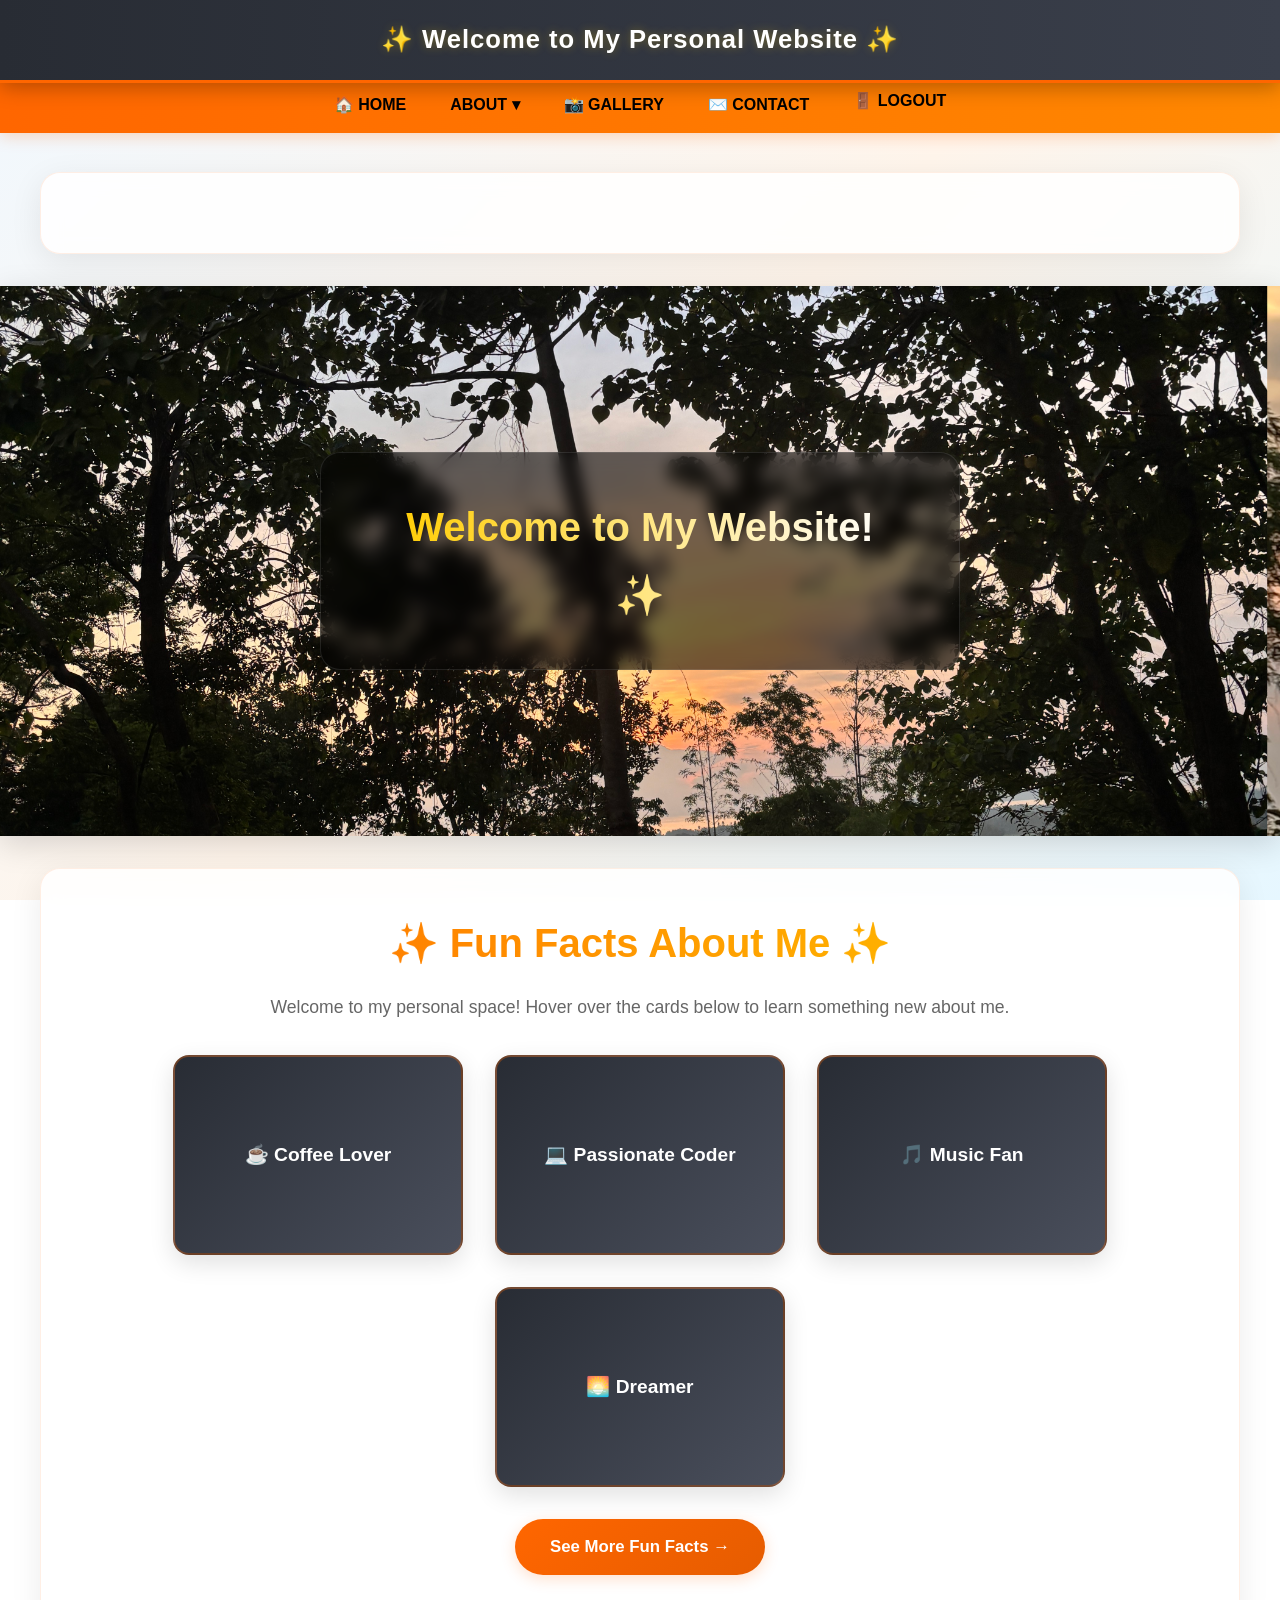
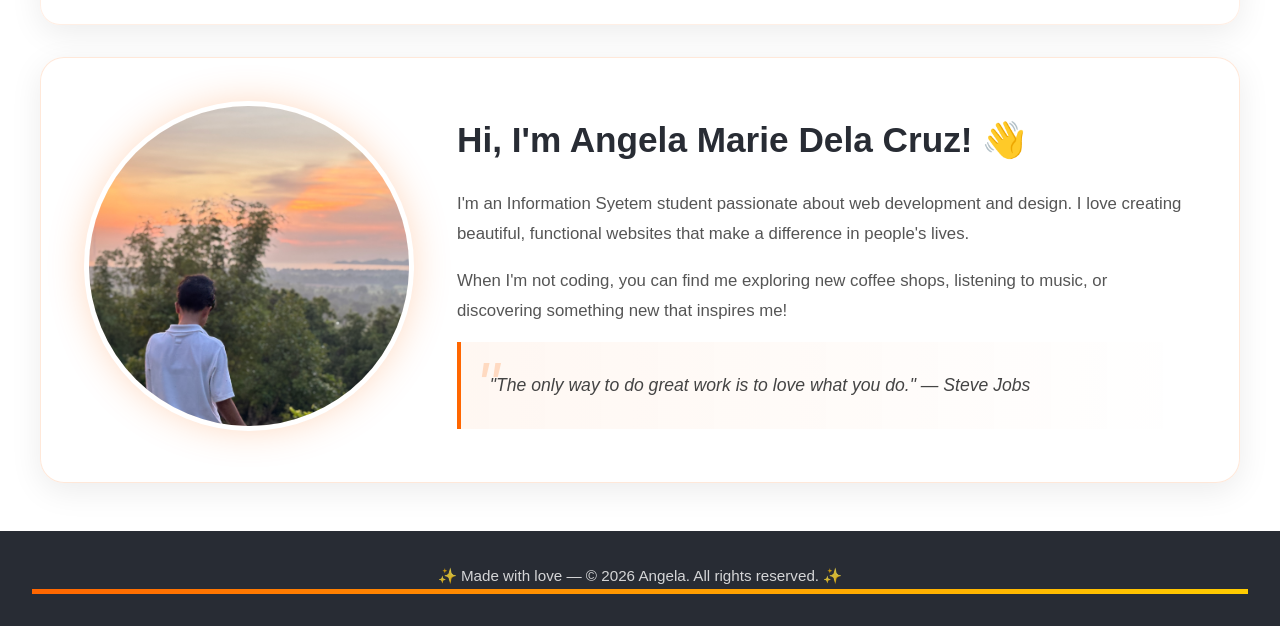
<file: index.html>
<!DOCTYPE html>
<html lang="en">
<head>
    <meta charset="UTF-8">
    <meta name="viewport" content="width=device-width, initial-scale=1.0">
    <title>Home — My Personal Website</title>
    <link rel="stylesheet" href="style.css">
</head>
<body>
    <header>
        <h1>✨ Welcome to My Personal Website ✨</h1>
    </header>

    <nav>
        <ul>
            <li><a href="index.html">🏠 HOME</a></li>
            <li class="dropdown">
                <a href="#" class="dropbtn">ABOUT ▾</a>
                <div class="dropdown-content">
                    <a href="skills.html">💡 Skills I'm Developing</a>
                    <a href="goals.html">🎯 My Goals as a Student</a>
                    <a href="funfacts.html">😄 Fun Facts About Me</a>
                </div>
            </li>
            <li><a href="gallery.html">📸 GALLERY</a></li>
            <li><a href="contact.html">✉️ CONTACT</a></li>
            <li><button class="logout-button" onclick="confirmLogout()">🚪 LOGOUT</button></li>
        </ul>
    </nav>

    <section id="section2"></section>

    <!-- 🎠 IMAGE SLIDER -->
    <div class="slider">
        <div class="slides">
            <div class="slide">
                <img src="images/slide1.jpg" alt="Welcome">
                <div class="text-overlay"><h1>Welcome to My Website! ✨</h1></div>
            </div>
            <div class="slide">
                <img src="images/slide2.jpg" alt="Journey">
                <div class="text-overlay"><h1>Discover My Journey 🚀</h1></div>
            </div>
            <div class="slide">
                <img src="images/slide3.jpg" alt="Connect">
                <div class="text-overlay"><h1>Let's Connect! 🤝</h1></div>
            </div>
        </div>
    </div>

    <!-- 😄 FUN FACTS TEASER -->
    <section id="drop">
        <h2>✨ Fun Facts About Me ✨</h2>
        <p>Welcome to my personal space! Hover over the cards below to learn something new about me.</p>

        <div class="funfact-container">
            <div class="funfact-card">
                <div class="funfact-inner">
                    <div class="funfact-front">☕ Coffee Lover</div>
                    <div class="funfact-back">Good coffee = Better code! ☕💻</div>
                </div>
            </div>
            <div class="funfact-card">
                <div class="funfact-inner">
                    <div class="funfact-front">💻 Passionate Coder</div>
                    <div class="funfact-back">Turning ideas into reality, one line at a time!</div>
                </div>
            </div>
            <div class="funfact-card">
                <div class="funfact-inner">
                    <div class="funfact-front">🎵 Music Fan</div>
                    <div class="funfact-back">Music fuels my creativity! 🎶✨</div>
                </div>
            </div>
            <div class="funfact-card">
                <div class="funfact-inner">
                    <div class="funfact-front">🌅 Dreamer</div>
                    <div class="funfact-back">Every great dream starts with a step forward! 🚀</div>
                </div>
            </div>
        </div>

        <div class="see-more-container">
            <a href="funfacts.html" class="see-more-button">See More Fun Facts →</a>
        </div>
    </section>

    <!-- 👋 ABOUT ME SECTION -->
    <div class="container">
        <div class="image-section">
            <img src="images/profile.jpg" alt="My Photo">
        </div>
        <div class="quote-section">
            <h1>Hi, I'm Angela Marie Dela Cruz! 👋</h1>
            <p>I'm an Information Syetem student passionate about web development and design. I love creating beautiful, functional websites that make a difference in people's lives.</p>
            <p>When I'm not coding, you can find me exploring new coffee shops, listening to music, or discovering something new that inspires me!</p>
            <blockquote>"The only way to do great work is to love what you do." — Steve Jobs</blockquote>
        </div>
    </div>

    <footer>
        <p>✨ Made with love — © 2026 Angela. All rights reserved. ✨</p>
        <div class="footer-divider"></div>
    </footer>

    <script src="script.js"></script>
</body>
</html>
</file>
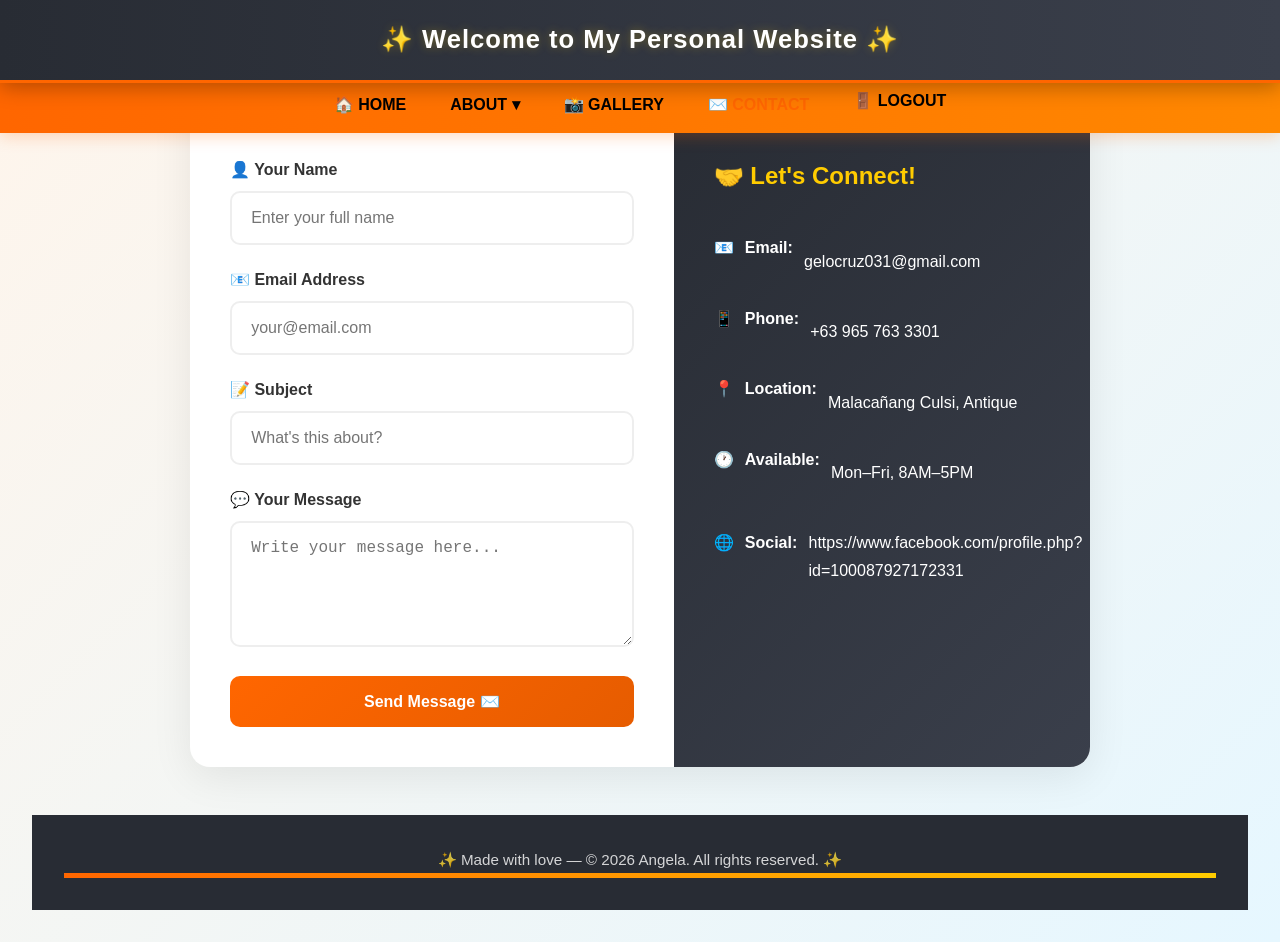
<file: contact.html>
<!DOCTYPE html>
<html lang="en">
<head>
    <meta charset="UTF-8">
    <meta name="viewport" content="width=device-width, initial-scale=1.0">
    <title>Contact — My Personal Website</title>
    <link rel="stylesheet" href="style.css">
</head>
<body class="contact-background">
    <header>
        <h1>✨ Welcome to My Personal Website ✨</h1>
    </header>

    <nav>
        <ul>
            <li><a href="index.html">🏠 HOME</a></li>
            <li class="dropdown">
                <a href="#" class="dropbtn">ABOUT ▾</a>
                <div class="dropdown-content">
                    <a href="skills.html">💡 Skills I'm Developing</a>
                    <a href="goals.html">🎯 My Goals as a Student</a>
                    <a href="funfacts.html">😄 Fun Facts About Me</a>
                </div>
            </li>
            <li><a href="gallery.html">📸 GALLERY</a></li>
            <li><a href="contact.html" style="color: #ff6600; font-weight: bold;">✉️ CONTACT</a></li>
            <li><button class="logout-button" onclick="confirmLogout()">🚪 LOGOUT</button></li>
        </ul>
    </nav>

    <div id="contact">
        <h2>✉️ Get In Touch</h2>
        <div class="contact-content">
            <div class="contact-form">
                <form id="contactForm">
                    <label for="name">👤 Your Name</label>
                    <input type="text" id="name" name="name" placeholder="Enter your full name">
                    <span id="nameError" class="error"></span>

                    <label for="email">📧 Email Address</label>
                    <input type="email" id="email" name="email" placeholder="your@email.com">
                    <span id="emailError" class="error"></span>

                    <label for="subject">📝 Subject</label>
                    <input type="text" id="subject" name="subject" placeholder="What's this about?">
                    <span id="subjectError" class="error"></span>

                    <label for="message">💬 Your Message</label>
                    <textarea id="message" name="message" rows="5" placeholder="Write your message here..."></textarea>
                    <span id="messageError" class="error"></span>

                    <button type="button" onclick="validateForm()">Send Message ✉️</button>
                </form>
            </div>

            <div class="contact-details">
                <h3>🤝 Let's Connect!</h3>
                <p>📧 <strong>Email:</strong><br>gelocruz031@gmail.com</p>
                <p>📱 <strong>Phone:</strong><br>+63 965 763 3301</p>
                <p>📍 <strong>Location:</strong><br>Malacañang Culsi, Antique</p>
                <p>🕐 <strong>Available:</strong><br>Mon–Fri, 8AM–5PM</p>
                <p>🌐 <strong>Social:</strong><br>https://www.facebook.com/profile.php?id=100087927172331</p>
            </div>
        </div>
    </div>

    <footer>
        <p>✨ Made with love — © 2026 Angela. All rights reserved. ✨</p>
        <div class="footer-divider"></div>
    </footer>

    <script src="script.js"></script>
</body>
</html>
</file>
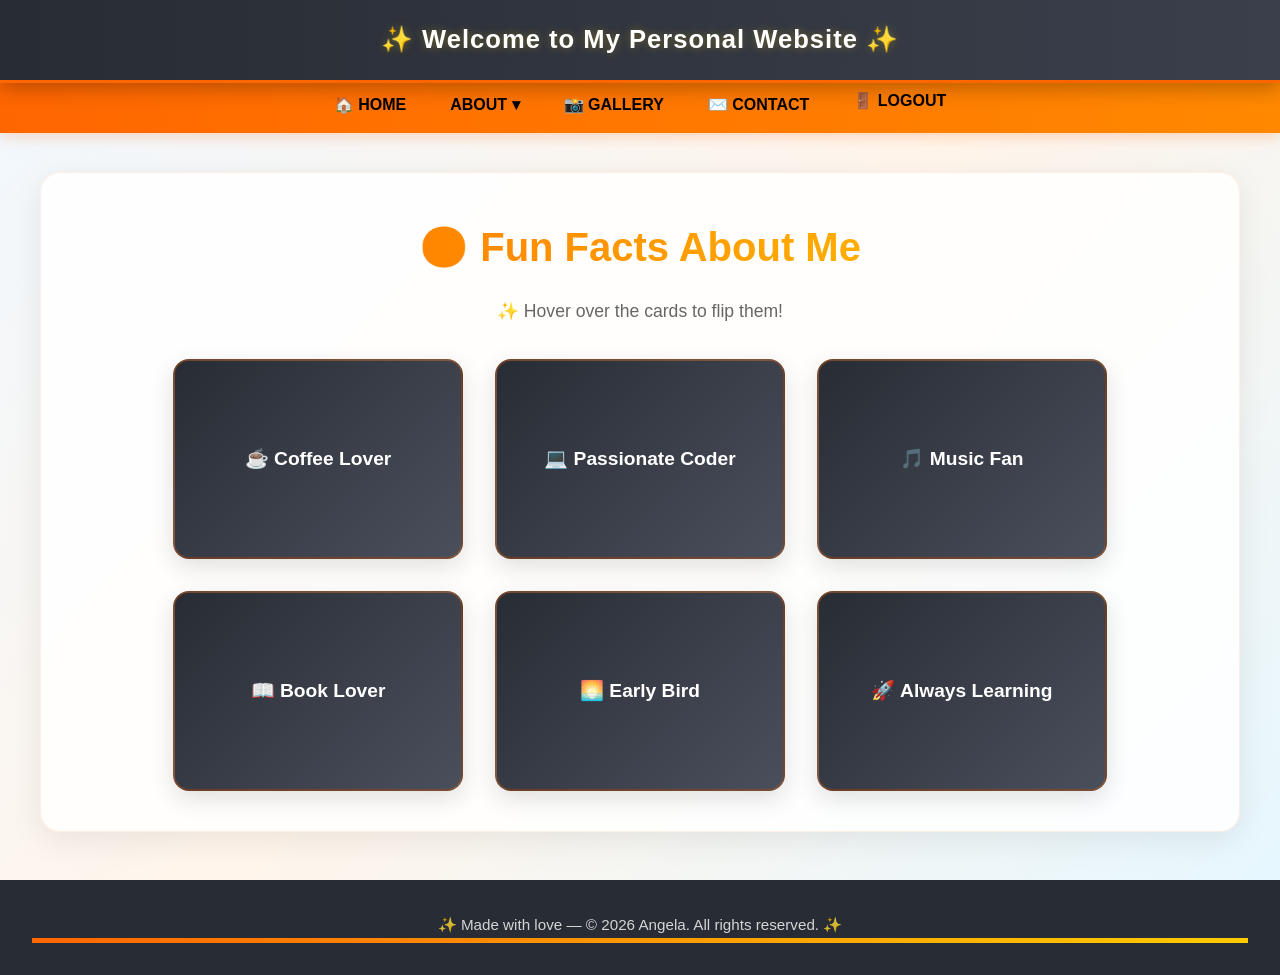
<file: funfacts.html>
<!DOCTYPE html>
<html lang="en">
<head>
    <meta charset="UTF-8">
    <meta name="viewport" content="width=device-width, initial-scale=1.0">
    <title>Fun Facts — My Personal Website</title>
    <link rel="stylesheet" href="style.css">
</head>
<body>
    <header>
        <h1>✨ Welcome to My Personal Website ✨</h1>
    </header>

    <nav>
        <ul>
            <li><a href="index.html">🏠 HOME</a></li>
            <li class="dropdown">
                <a href="#" class="dropbtn">ABOUT ▾</a>
                <div class="dropdown-content">
                    <a href="skills.html">💡 Skills I'm Developing</a>
                    <a href="goals.html">🎯 My Goals as a Student</a>
                    <a href="funfacts.html" style="color: #ff6600; font-weight: bold;">😄 Fun Facts About Me</a>
                </div>
            </li>
            <li><a href="gallery.html">📸 GALLERY</a></li>
            <li><a href="contact.html">✉️ CONTACT</a></li>
            <li><button class="logout-button" onclick="confirmLogout()">🚪 LOGOUT</button></li>
        </ul>
    </nav>

    <section class="funfacts-section">
        <h2>😄 Fun Facts About Me</h2>
        <p>✨ Hover over the cards to flip them!</p>

        <div class="funfact-container">
            <div class="funfact-card">
                <div class="funfact-inner">
                    <div class="funfact-front">☕ Coffee Lover</div>
                    <div class="funfact-back">Good coffee = Better code! ☕💻</div>
                </div>
            </div>
            <div class="funfact-card">
                <div class="funfact-inner">
                    <div class="funfact-front">💻 Passionate Coder</div>
                    <div class="funfact-back">Turning ideas into reality, one line at a time!</div>
                </div>
            </div>
            <div class="funfact-card">
                <div class="funfact-inner">
                    <div class="funfact-front">🎵 Music Fan</div>
                    <div class="funfact-back">Music fuels my creativity! 🎶✨</div>
                </div>
            </div>
            <div class="funfact-card">
                <div class="funfact-inner">
                    <div class="funfact-front">📖 Book Lover</div>
                    <div class="funfact-back">Reading opens doors to new worlds! 📚🌍</div>
                </div>
            </div>
            <div class="funfact-card">
                <div class="funfact-inner">
                    <div class="funfact-front">🌅 Early Bird</div>
                    <div class="funfact-back">Best ideas come in the morning! ☀️</div>
                </div>
            </div>
            <div class="funfact-card">
                <div class="funfact-inner">
                    <div class="funfact-front">🚀 Always Learning</div>
                    <div class="funfact-back">Growth happens outside the comfort zone! ✨</div>
                </div>
            </div>
        </div>
    </section>

    <footer>
        <p>✨ Made with love — © 2026 Angela. All rights reserved. ✨</p>
        <div class="footer-divider"></div>
    </footer>

    <script src="script.js"></script>
</body>
</html>
</file>
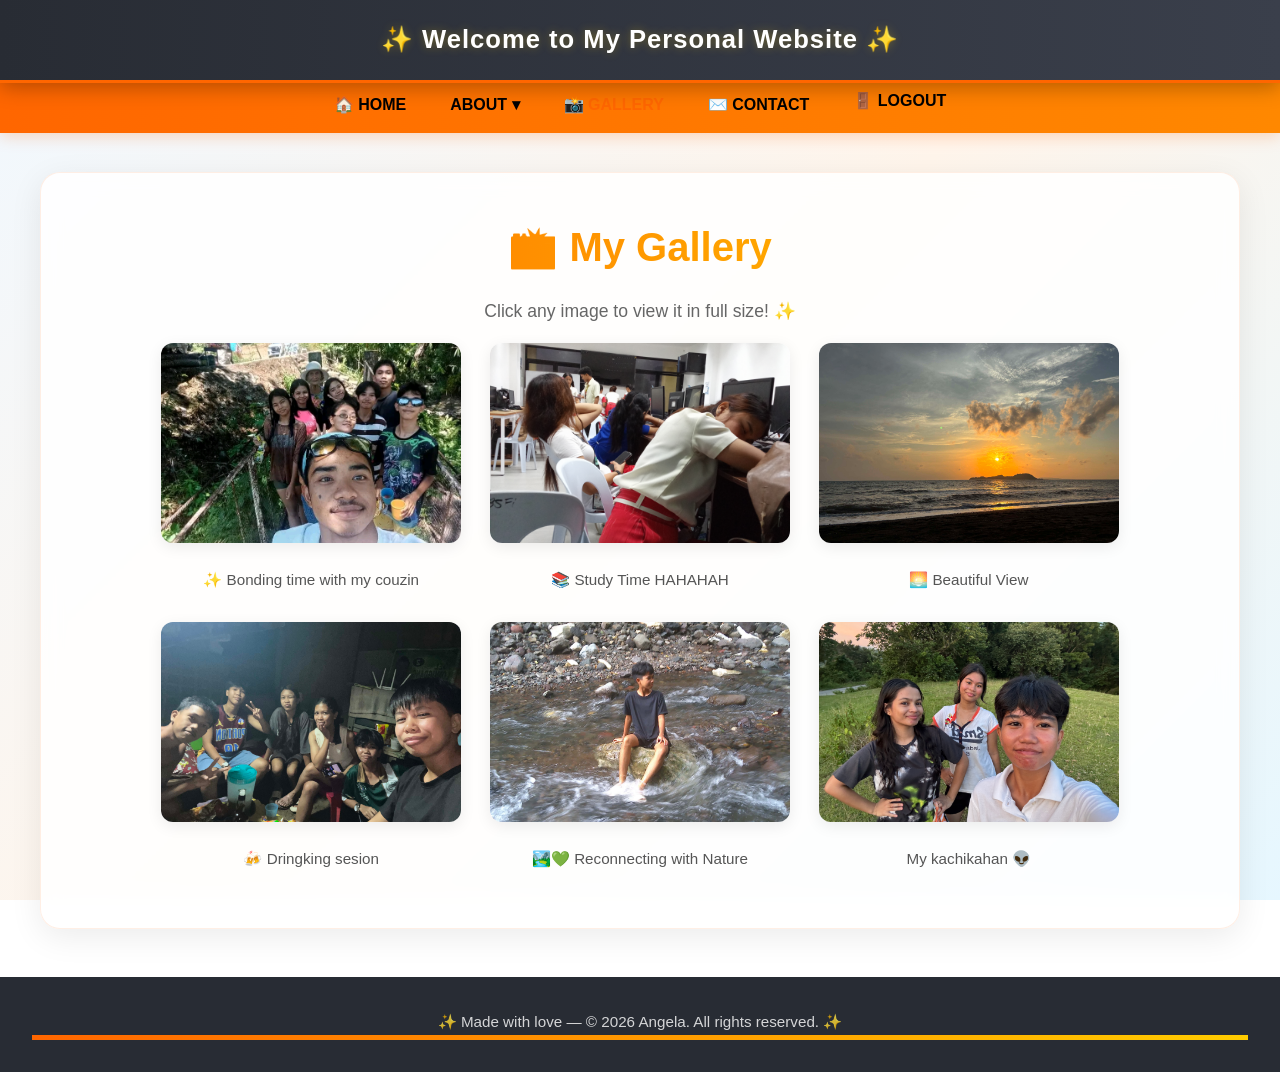
<file: gallery.html>
<!DOCTYPE html>
<html lang="en">
<head>
    <meta charset="UTF-8">
    <meta name="viewport" content="width=device-width, initial-scale=1.0">
    <title>Gallery — My Personal Website</title>
    <link rel="stylesheet" href="style.css">
</head>
<body>
    <header>
        <h1>✨ Welcome to My Personal Website ✨</h1>
    </header>

    <nav>
        <ul>
            <li><a href="index.html">🏠 HOME</a></li>
            <li class="dropdown">
                <a href="#" class="dropbtn">ABOUT ▾</a>
                <div class="dropdown-content">
                    <a href="skills.html">💡 Skills I'm Developing</a>
                    <a href="goals.html">🎯 My Goals as a Student</a>
                    <a href="funfacts.html">😄 Fun Facts About Me</a>
                </div>
            </li>
            <li><a href="gallery.html" style="color: #ff6600; font-weight: bold;">📸 GALLERY</a></li>
            <li><a href="contact.html">✉️ CONTACT</a></li>
            <li><button class="logout-button" onclick="confirmLogout()">🚪 LOGOUT</button></li>
        </ul>
    </nav>

    <section id="gallery">
        <h2>📸 My Gallery</h2>
        <p>Click any image to view it in full size! ✨</p>

        <div class="gallery">
            <div class="gallery-item">
                <img src="images/bonding.jpg" alt="Photo 1" class="thumbnail" onclick="openLightbox(0)">
                <p class="image-description">✨ Bonding time with my couzin</p>
            </div>
            <div class="gallery-item">
                <img src="images/study.jpg" alt="Photo 2" class="thumbnail" onclick="openLightbox(1)">
                <p class="image-description">📚 Study Time HAHAHAH</p>
            </div>
            <div class="gallery-item">
                <img src="images/view.jpg" alt="Photo 3" class="thumbnail" onclick="openLightbox(2)">
                <p class="image-description">🌅 Beautiful View</p>
            </div>
            <div class="gallery-item">
                <img src="images/friends.jpg" alt="Photo 4" class="thumbnail" onclick="openLightbox(3)">
                <p class="image-description">🍻 Dringking sesion </p>
            </div>
            <div class="gallery-item">
                <img src="images/reconnecting.jpg" alt="Photo 5" class="thumbnail" onclick="openLightbox(4)">
                <p class="image-description"> 🏞️💚 Reconnecting with Nature</p>
            </div>
            <div class="gallery-item">
                <img src="images/trio.jpg" alt="Photo 6" class="thumbnail" onclick="openLightbox(5)">
                <p class="image-description"> My kachikahan 👽 </p>
            </div>
        </div>
    </section>

    <!-- 🔍 LIGHTBOX MODAL -->
    <div id="lightbox" class="lightbox" onclick="closeLightbox()">
        <span class="close">&times;</span>
        <span class="prev" onclick="event.stopPropagation(); changeImage(-1)">&#10094;</span>
        <img class="lightbox-content" id="lightboxImage">
        <span class="next" onclick="event.stopPropagation(); changeImage(1)">&#10095;</span>
    </div>

    <footer>
        <p>✨ Made with love — © 2026 Angela. All rights reserved. ✨</p>
        <div class="footer-divider"></div>
    </footer>

    <script src="script.js"></script>
</body>
</html>
</file>
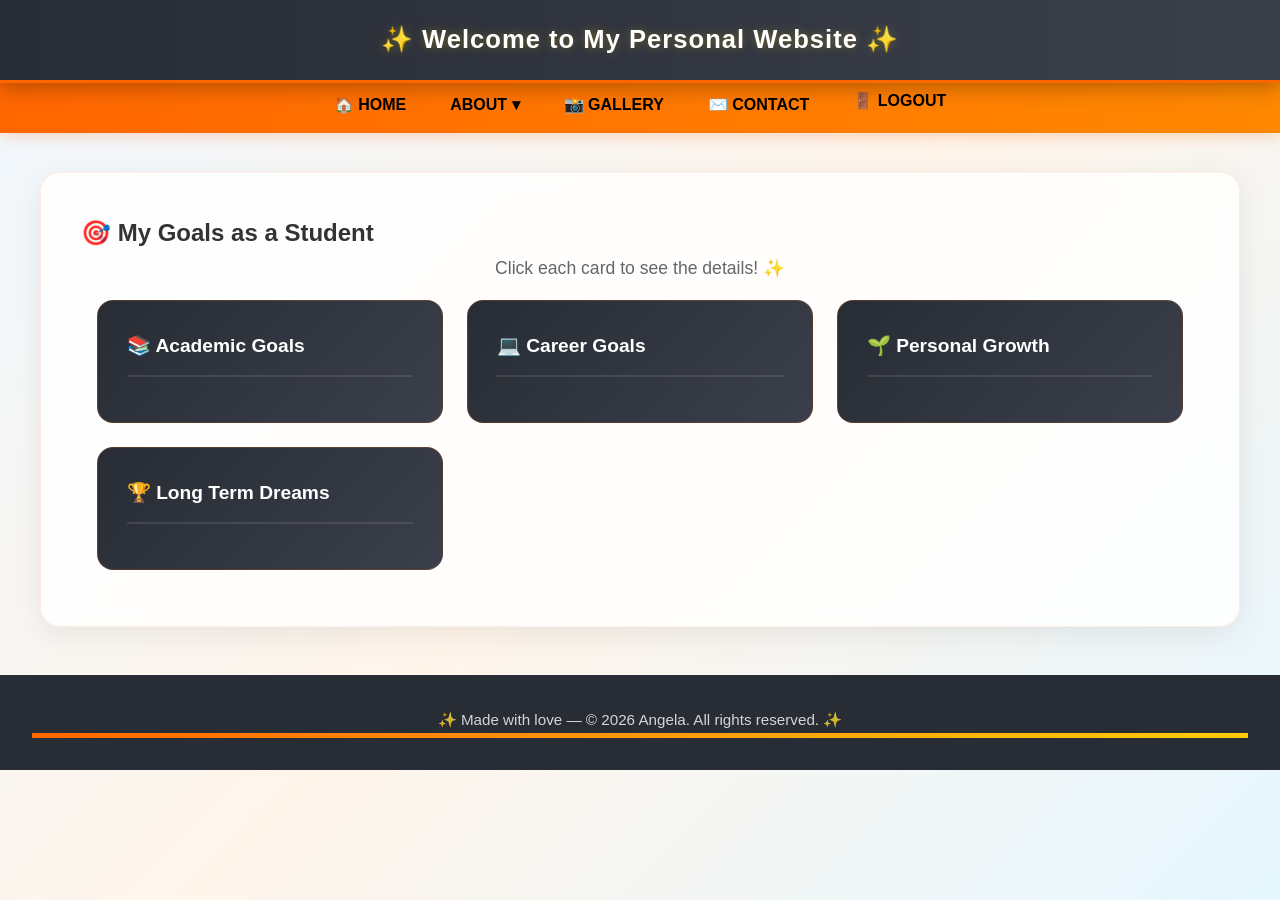
<file: goals.html>
<!DOCTYPE html>
<html lang="en">
<head>
    <meta charset="UTF-8">
    <meta name="viewport" content="width=device-width, initial-scale=1.0">
    <title>Goals — My Personal Website</title>
    <link rel="stylesheet" href="style.css">
</head>
<body>
    <header>
        <h1>✨ Welcome to My Personal Website ✨</h1>
    </header>

    <nav>
        <ul>
            <li><a href="index.html">🏠 HOME</a></li>
            <li class="dropdown">
                <a href="#" class="dropbtn">ABOUT ▾</a>
                <div class="dropdown-content">
                    <a href="skills.html">💡 Skills I'm Developing</a>
                    <a href="goals.html" style="color: #ff6600; font-weight: bold;">🎯 My Goals as a Student</a>
                    <a href="funfacts.html">😄 Fun Facts About Me</a>
                </div>
            </li>
            <li><a href="gallery.html">📸 GALLERY</a></li>
            <li><a href="contact.html">✉️ CONTACT</a></li>
            <li><button class="logout-button" onclick="confirmLogout()">🚪 LOGOUT</button></li>
        </ul>
    </nav>

    <section>
        <h2>🎯 My Goals as a Student</h2>
        <p>Click each card to see the details! ✨</p>

        <div class="goal-grid">
            <div class="goal-card" onclick="toggleGoal(this)">
                <div class="goal-header">📚 Academic Goals</div>
                <div class="goal-details">
                    ✅ Maintain good grades in all subjects<br>
                    ✅ Complete every project on time<br>
                    ✅ Participate actively in class discussions<br>
                    ✅ Learn something new every single day
                </div>
            </div>

            <div class="goal-card" onclick="toggleGoal(this)">
                <div class="goal-header">💻 Career Goals</div>
                <div class="goal-details">
                    ✅ Master at least 3 programming languages<br>
                    ✅ Build my own portfolio website<br>
                    ✅ Create projects that solve real problems<br>
                    ✅ Work in a field I truly love and enjoy
                </div>
            </div>

            <div class="goal-card" onclick="toggleGoal(this)">
                <div class="goal-header">🌱 Personal Growth</div>
                <div class="goal-details">
                    ✅ Be more confident in my abilities<br>
                    ✅ Stay consistent and disciplined<br>
                    ✅ Ask for help when I need it<br>
                    ✅ Never give up, even when it's hard 💪
                </div>
            </div>

            <div class="goal-card" onclick="toggleGoal(this)">
                <div class="goal-header">🏆 Long Term Dreams</div>
                <div class="goal-details">
                    ✅ Graduate with my degree<br>
                    ✅ Make my family proud<br>
                    ✅ Help others through what I learn<br>
                    ✅ Build a life I'm happy to live ✨
                </div>
            </div>
        </div>
    </section>

    <footer>
        <p>✨ Made with love — © 2026 Angela. All rights reserved. ✨</p>
        <div class="footer-divider"></div>
    </footer>

    <script src="script.js"></script>
</body>
</html>
</file>
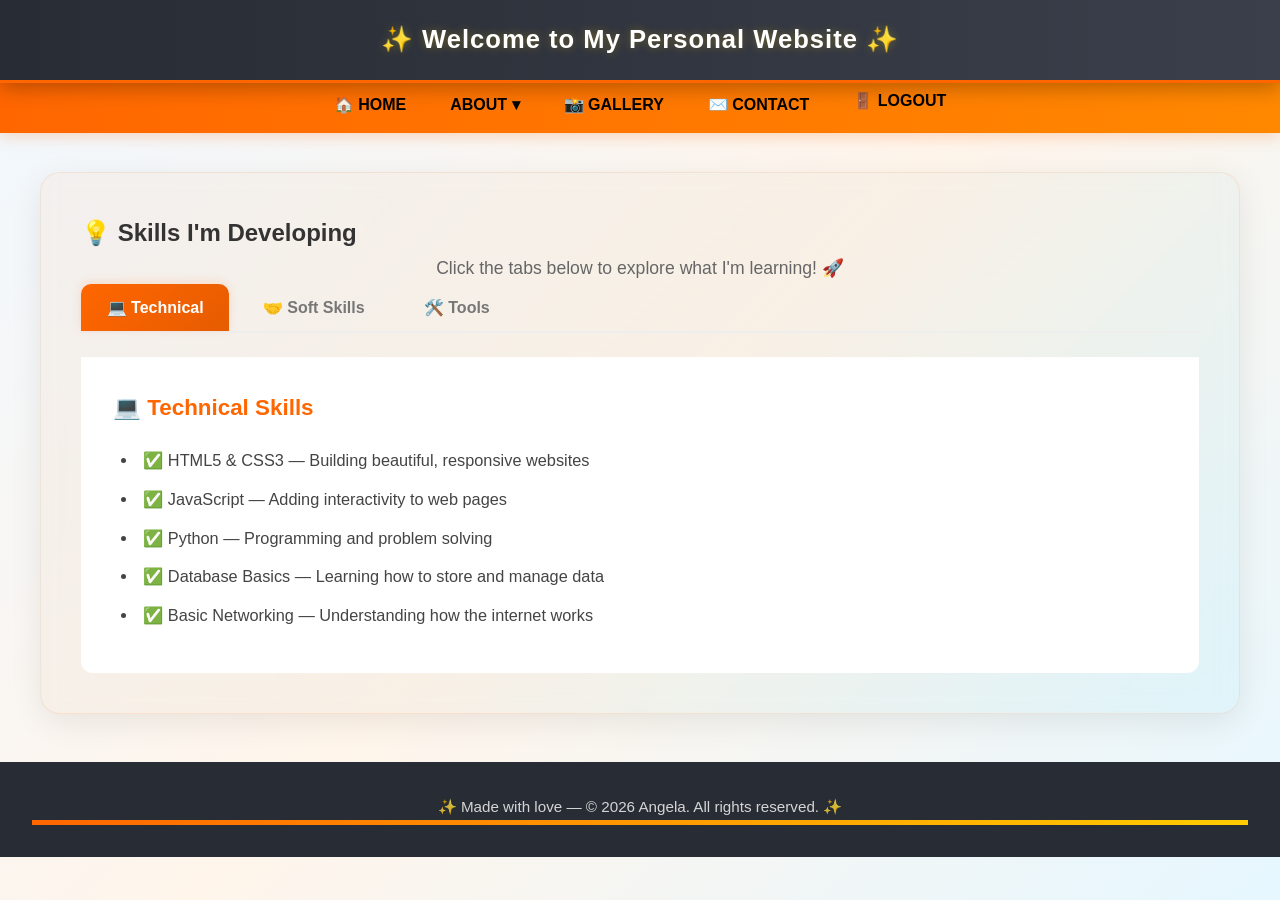
<file: skills.html>
<!DOCTYPE html>
<html lang="en">
<head>
    <meta charset="UTF-8">
    <meta name="viewport" content="width=device-width, initial-scale=1.0">
    <title>Skills — My Personal Website</title>
    <link rel="stylesheet" href="style.css">
</head>
<body>
    <header>
        <h1>✨ Welcome to My Personal Website ✨</h1>
    </header>

    <nav>
        <ul>
            <li><a href="index.html">🏠 HOME</a></li>
            <li class="dropdown">
                <a href="#" class="dropbtn">ABOUT ▾</a>
                <div class="dropdown-content">
                    <a href="skills.html" style="color: #ff6600; font-weight: bold;">💡 Skills I'm Developing</a>
                    <a href="goals.html">🎯 My Goals as a Student</a>
                    <a href="funfacts.html">😄 Fun Facts About Me</a>
                </div>
            </li>
            <li><a href="gallery.html">📸 GALLERY</a></li>
            <li><a href="contact.html">✉️ CONTACT</a></li>
            <li><button class="logout-button" onclick="confirmLogout()">🚪 LOGOUT</button></li>
        </ul>
    </nav>

    <section id="skills">
        <h2>💡 Skills I'm Developing</h2>
        <p>Click the tabs below to explore what I'm learning! 🚀</p>

        <div class="tab">
            <button class="tablinks active" onclick="openTab(event, 'Tech')">💻 Technical</button>
            <button class="tablinks" onclick="openTab(event, 'Soft')">🤝 Soft Skills</button>
            <button class="tablinks" onclick="openTab(event, 'Tools')">🛠️ Tools</button>
        </div>

        <div id="Tech" class="tabcontent active">
            <h3>💻 Technical Skills</h3>
            <ul>
                <li>✅ HTML5 & CSS3 — Building beautiful, responsive websites</li>
                <li>✅ JavaScript — Adding interactivity to web pages</li>
                <li>✅ Python — Programming and problem solving</li>
                <li>✅ Database Basics — Learning how to store and manage data</li>
                <li>✅ Basic Networking — Understanding how the internet works</li>
            </ul>
        </div>

        <div id="Soft" class="tabcontent">
            <h3>🤝 Soft Skills</h3>
            <ul>
                <li>🌟 Teamwork — Working well with others toward a common goal</li>
                <li>🌟 Communication — Expressing ideas clearly and listening well</li>
                <li>🌟 Time Management — Balancing school, projects, and rest</li>
                <li>🌟 Adaptability — Willing to learn new things quickly</li>
                <li>🌟 Problem Solving — Finding solutions when things get tricky</li>
            </ul>
        </div>

        <div id="Tools" class="tabcontent">
            <h3>🛠️ Tools I Use</h3>
            <ul>
                <li>🔧 VS Code — My favorite code editor</li>
                <li>🔧 Canva — For quick designs and presentations</li>
                <li>🔧 Google Drive — Keeping files safe and organized</li>
                <li>🔧 GitHub — Saving and sharing my code projects</li>
                <li>🔧 Trello — Planning and tracking my tasks</li>
            </ul>
        </div>
    </section>

    <footer>
        <p>✨ Made with love — © 2026 Angela. All rights reserved. ✨</p>
        <div class="footer-divider"></div>
    </footer>

    <script src="script.js"></script>
</body>
</html>
</file>
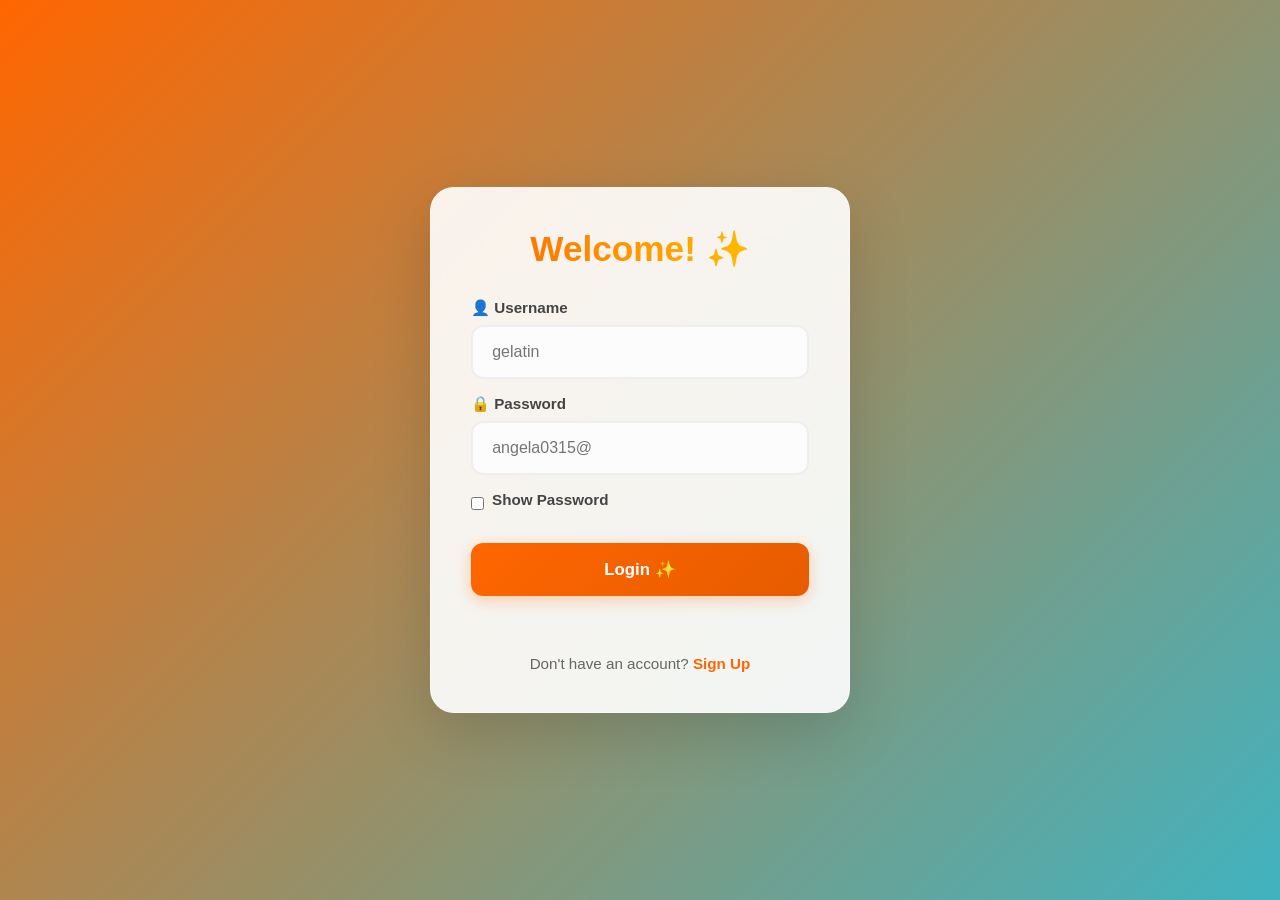
<file: MyWebsites/login.html>
<!DOCTYPE html>
<html lang="en">
<head>
    <meta charset="UTF-8">
    <meta name="viewport" content="width=device-width, initial-scale=1.0">
    <title>Welcome — Login</title>
    <link rel="stylesheet" href="login_style.css">
</head>
<body>
    <div class="form-container">
        <h2 id="formTitle">Welcome! ✨</h2>
        <form id="authForm">
            <label for="username">👤 Username</label>
            <input type="text" id="username" placeholder="gelatin" required>
            
            <label for="password">🔒 Password</label>
            <input type="password" id="password" placeholder="angela0315@" required>
            
            <div class="show-password">
                <input type="checkbox" id="showPassword" onclick="togglePasswordVisibility()">
                <label for="showPassword">Show Password</label>
            </div>
            
            <label for="confirmPassword" id="confirmPasswordLabel" style="display: none;">🔒 Confirm Password</label>
            <input type="password" id="confirmPassword" placeholder="Confirm your password" style="display: none;">
            <p id="passwordMatchMessage" style="display: none;"></p>
            
            <button type="button" id="submitBtn" onclick="handleSubmit()">Login ✨</button>
            <p id="errorMessage"></p>
            
            <p id="toggleText">Don't have an account? <a href="#" onclick="toggleForm(); return false;">Sign Up</a></p>
        </form>
    </div>

    <script>
        let isLogin = true;
        let savedUsername = "";
        let savedPassword = "";

        function toggleForm() {
            isLogin = !isLogin;
            const title = document.getElementById('formTitle');
            const confirmPass = document.getElementById('confirmPassword');
            const confirmLabel = document.getElementById('confirmPasswordLabel');
            const submitBtn = document.getElementById('submitBtn');
            const toggleText = document.getElementById('toggleText');
            const showPass = document.querySelector('.show-password');
            
            document.getElementById('authForm').reset();
            document.getElementById('errorMessage').textContent = '';
            document.getElementById('passwordMatchMessage').style.display = 'none';
            
            if (isLogin) {
                title.textContent = 'Welcome Back! 👋';
                confirmPass.style.display = 'none';
                confirmLabel.style.display = 'none';
                submitBtn.textContent = 'Login ✨';
                toggleText.innerHTML = 'Don\'t have an account? <a href="#" onclick="toggleForm(); return false;">Sign Up</a>';
                showPass.style.display = 'flex';
            } else {
                title.textContent = 'Create Account ✨';
                confirmPass.style.display = 'block';
                confirmLabel.style.display = 'block';
                submitBtn.textContent = 'Sign Up 📝';
                toggleText.innerHTML = 'Already have an account? <a href="#" onclick="toggleForm(); return false;">Login</a>';
                showPass.style.display = 'flex';
            }
        }

        function togglePasswordVisibility() {
            const pass = document.getElementById('password');
            const confirmPass = document.getElementById('confirmPassword');
            const type = pass.type === 'password' ? 'text' : 'password';
            pass.type = type;
            confirmPass.type = type;
        }

        function checkPasswordMatch() {
            const pass = document.getElementById('password').value;
            const confirmPass = document.getElementById('confirmPassword').value;
            const msg = document.getElementById('passwordMatchMessage');
            
            if (!isLogin && confirmPass) {
                if (pass === confirmPass) {
                    msg.textContent = '✅ Password matches!';
                    msg.style.color = 'green';
                    msg.style.display = 'block';
                } else {
                    msg.textContent = '❌ Password does not match!';
                    msg.style.color = 'red';
                    msg.style.display = 'block';
                }
            }
        }

        function handleSubmit() {
            const username = document.getElementById('username').value.trim();
            const password = document.getElementById('password').value;
            const confirmPass = document.getElementById('confirmPassword').value;
            const errorMsg = document.getElementById('errorMessage');
            
            if (!username || !password) {
                errorMsg.textContent = '⚠️ Please fill in all fields!';
                return;
            }
            
            if (isLogin) {
                if (username === savedUsername && password === savedPassword) {
                    window.location.href = 'index.html';
                } else if (savedUsername === "" && savedPassword === "") {
                    errorMsg.textContent = '⚠️ No account found. Please Sign Up first!';
                } else {
                    errorMsg.textContent = ' Incorrect username or password!';
                }
            } else {
                if (password !== confirmPass) {
                    errorMsg.textContent = ' Passwords do not match!';
                    return;
                }
                savedUsername = username;
                savedPassword = password;
                alert('✅ Account created successfully! Please Login.');
                toggleForm();
            }
        }

        document.getElementById('password').addEventListener('input', checkPasswordMatch);
        document.getElementById('confirmPassword').addEventListener('input', checkPasswordMatch);
    </script>
</body>
</html>
</file>
<file: style.css>
/* ═══════════════════════════════════════════════
   GLOBAL RESET & BASE STYLES
══════════════════════════════════════════════ */
* {
    margin: 0;
    padding: 0;
    box-sizing: border-box;
}

:root {
    --primary: #ff6600;
    --primary-dark: #e65c00;
    --secondary: #282c34;
    --accent: #ffcc00;
    --accent2: #00ccff;
    --light: #f0f8ff;
    --white: #ffffff;
    --shadow: rgba(255, 102, 0, 0.2);
}

body {
    font-family: 'Trebuchet MS', 'Segoe UI', Arial, sans-serif;
    background: linear-gradient(135deg, #f0f8ff 0%, #fff5eb 50%, #e6f7ff 100%);
    background-attachment: fixed;
    line-height: 1.7;
    padding-top: 140px;
    min-height: 100vh;
    color: #333;
}

/* ═══════════════════════════════════════════════
   HEADER — Glowing & Animated
══════════════════════════════════════════════ */
header {
    background: linear-gradient(90deg, var(--secondary), #3a3f4b, var(--secondary));
    background-size: 200% 100%;
    animation: headerGlow 4s ease infinite;
    color: white;
    padding: 18px;
    text-align: center;
    position: fixed;
    top: 0;
    left: 0;
    width: 100%;
    z-index: 999;
    box-shadow: 0 4px 20px rgba(0, 0, 0, 0.3);
    border-bottom: 3px solid var(--primary);
}

@keyframes headerGlow {
    0% { background-position: 0% 50%; }
    50% { background-position: 100% 50%; }
    100% { background-position: 0% 50%; }
}

header h1 {
    font-size: 1.6rem;
    font-weight: 700;
    letter-spacing: 1px;
    text-shadow: 0 0 10px rgba(255, 204, 0, 0.3);
}

/* ═══════════════════════════════════════════════
   NAVIGATION — Modern & Hover Effects
══════════════════════════════════════════════ */
nav {
    position: fixed;
    top: 76px;
    left: 0;
    width: 100%;
    z-index: 998;
    background: linear-gradient(90deg, var(--primary), #ff8800, var(--primary));
    background-size: 200% 100%;
    animation: navGradient 6s ease infinite;
    box-shadow: 0 3px 15px rgba(255, 102, 0, 0.25);
}

@keyframes navGradient {
    0% { background-position: 0% 50%; }
    50% { background-position: 100% 50%; }
    100% { background-position: 0% 50%; }
}

nav ul {
    list-style: none;
    display: flex;
    justify-content: center;
    flex-wrap: wrap;
}

nav ul li {
    position: relative;
}

nav ul li a, .logout-button {
    display: block;
    padding: 15px 22px;
    color: #000;
    text-decoration: none;
    font-weight: 700;
    font-size: 1rem;
    transition: all 0.3s cubic-bezier(0.4, 0, 0.2, 1);
    border: none;
    background: transparent;
    cursor: pointer;
    position: relative;
    overflow: hidden;
}

nav ul li a::before, .logout-button::before {
    content: '';
    position: absolute;
    bottom: 0;
    left: 50%;
    width: 0;
    height: 3px;
    background: var(--secondary);
    transition: all 0.3s ease;
    transform: translateX(-50%);
}

nav ul li a:hover::before, .logout-button:hover::before {
    width: 80%;
}

nav ul li a:hover, .logout-button:hover {
    background-color: var(--white);
    color: var(--primary);
    transform: translateY(-2px);
    box-shadow: 0 4px 12px rgba(0, 0, 0, 0.1);
}

/* ═══════════════════════════════════════════════
   DROPDOWN MENU — Smooth & Elegant
══════════════════════════════════════════════ */
.dropdown-content {
    display: none;
    position: absolute;
    top: 100%;
    left: 0;
    background-color: var(--white);
    min-width: 220px;
    box-shadow: 0 8px 25px rgba(0, 0, 0, 0.15);
    z-index: 999;
    border-radius: 0 0 12px 12px;
    overflow: hidden;
}

.dropdown-content a {
    padding: 14px 22px;
    display: block;
    color: #333;
    font-size: 0.95rem;
    border-left: 3px solid transparent;
}

.dropdown-content a:hover {
    background: linear-gradient(90deg, rgba(255,102,0,0.1), transparent);
    border-left-color: var(--primary);
    padding-left: 26px;
}

.dropdown:hover .dropdown-content {
    display: block;
    animation: dropdownSlide 0.3s ease forwards;
}

@keyframes dropdownSlide {
    from { opacity: 0; transform: translateY(-10px); }
    to { opacity: 1; transform: translateY(0); }
}

/* ═══════════════════════════════════════════════
   MAIN CONTENT SECTIONS — Glass Effect
══════════════════════════════════════════════ */
section {
    max-width: 1200px;
    margin: 2rem auto;
    padding: 2.5rem;
    background: rgba(255, 255, 255, 0.85);
    backdrop-filter: blur(10px);
    border-radius: 20px;
    box-shadow: 0 8px 32px rgba(0, 0, 0, 0.08);
    border: 1px solid rgba(255, 102, 0, 0.1);
    transition: transform 0.3s ease, box-shadow 0.3s ease;
}

section:hover {
    box-shadow: 0 12px 40px rgba(255, 102, 0, 0.12);
}

#drop h2, #gallery h2, #contact h2, .funfacts-section h2 {
    text-align: center;
    font-size: 2.5rem;
    background: linear-gradient(90deg, var(--primary), var(--accent), var(--primary));
    background-size: 200% auto;
    -webkit-background-clip: text;
    -webkit-text-fill-color: transparent;
    animation: textShine 3s linear infinite;
    margin-bottom: 1rem;
}

@keyframes textShine {
    to { background-position: 200% center; }
}

#drop p, section > p {
    text-align: center;
    color: #666;
    font-size: 1.1rem;
}

/* ═══════════════════════════════════════════════
   SEE MORE BUTTON — Glowing & Pulse
══════════════════════════════════════════════ */
.see-more-container {
    text-align: center;
    margin-top: 2rem;
}

.see-more-button {
    display: inline-block;
    padding: 14px 35px;
    background: linear-gradient(135deg, var(--primary), var(--primary-dark));
    color: var(--white);
    text-decoration: none;
    border-radius: 50px;
    font-weight: 700;
    font-size: 1.05rem;
    transition: all 0.4s cubic-bezier(0.4, 0, 0.2, 1);
    box-shadow: 0 4px 15px var(--shadow);
    position: relative;
    overflow: hidden;
}

.see-more-button::before {
    content: '';
    position: absolute;
    top: 0;
    left: -100%;
    width: 100%;
    height: 100%;
    background: linear-gradient(90deg, transparent, rgba(255,255,255,0.3), transparent);
    transition: left 0.5s ease;
}

.see-more-button:hover::before {
    left: 100%;
}

.see-more-button:hover {
    transform: translateY(-4px) scale(1.02);
    box-shadow: 0 8px 30px rgba(255, 102, 0, 0.4);
}

/* ═══════════════════════════════════════════════
   FOOTER — Gradient Divider
══════════════════════════════════════════════ */
.footer-divider {
    height: 5px;
    background: linear-gradient(90deg, var(--primary), var(--accent), var(--accent2), var(--primary));
    background-size: 300% 100%;
    animation: footerGradient 5s ease infinite;
    width: 100%;
}

@keyframes footerGradient {
    0% { background-position: 0% 50%; }
    50% { background-position: 100% 50%; }
    100% { background-position: 0% 50%; }
}

footer {
    background-color: var(--secondary);
    color: #fff;
    text-align: center;
    padding: 2rem;
    margin-top: 3rem;
}

footer p {
    opacity: 0.8;
    font-size: 0.95rem;
}

/* ═══════════════════════════════════════════════
   IMAGE SLIDER — Modern & Smooth
══════════════════════════════════════════════ */
.slider {
    width: 100%;
    max-width: 100%;
    height: 550px;
    position: relative;
    overflow: hidden;
    box-shadow: 0 8px 30px rgba(0, 0, 0, 0.15);
}

.slides {
    display: flex;
    width: 300%;
    height: 100%;
    transition: transform 0.8s cubic-bezier(0.4, 0, 0.2, 1);
}

.slide {
    width: 33.333%;
    position: relative;
}

.slide img {
    width: 100%;
    height: 100%;
    object-fit: cover;
    transform: scale(1.02);
    transition: transform 5s ease;
}

.slide:hover img {
    transform: scale(1.08);
}

.text-overlay {
    position: absolute;
    top: 50%;
    left: 50%;
    transform: translate(-50%, -50%);
    text-align: center;
    color: #fff;
    background: rgba(0, 0, 0, 0.55);
    padding: 2.5rem 4rem;
    border-radius: 20px;
    backdrop-filter: blur(8px);
    border: 1px solid rgba(255, 255, 255, 0.1);
    animation: fadeInUp 1s ease;
}

@keyframes fadeInUp {
    from { opacity: 0; transform: translate(-50%, -30px); }
    to { opacity: 1; transform: translate(-50%, -50%); }
}

.text-overlay h1 {
    font-size: 2.5rem;
    background: linear-gradient(90deg, var(--accent), #fff, var(--accent));
    background-size: 200% auto;
    -webkit-background-clip: text;
    -webkit-text-fill-color: transparent;
    animation: textShine 3s linear infinite;
}

/* ═══════════════════════════════════════════════
   FUN FACTS FLIP CARDS — 3D Effect
══════════════════════════════════════════════ */
.funfacts-section {
    max-width: 1200px;
    margin: 2rem auto;
    padding: 2.5rem;
}

.funfact-container {
    display: flex;
    flex-wrap: wrap;
    justify-content: center;
    gap: 2rem;
    margin-top: 2rem;
}

.funfact-card {
    width: 290px;
    height: 200px;
    perspective: 1200px;
}

.funfact-inner {
    position: relative;
    width: 100%;
    height: 100%;
    text-align: center;
    transition: transform 0.8s cubic-bezier(0.4, 0, 0.2, 1);
    transform-style: preserve-3d;
}

.funfact-card:hover .funfact-inner {
    transform: rotateY(180deg);
}

.funfact-front, .funfact-back {
    position: absolute;
    width: 100%;
    height: 100%;
    backface-visibility: hidden;
    display: flex;
    align-items: center;
    justify-content: center;
    padding: 1.5rem;
    border-radius: 16px;
    box-shadow: 0 8px 25px rgba(0, 0, 0, 0.12);
}

.funfact-front {
    background: linear-gradient(135deg, var(--secondary), #4a4f5c);
    color: #fff;
    font-size: 1.2rem;
    font-weight: 600;
    border: 2px solid rgba(255, 102, 0, 0.3);
}

.funfact-back {
    background: linear-gradient(135deg, var(--primary), #ff8800);
    color: #fff;
    transform: rotateY(180deg);
    font-size: 1rem;
    line-height: 1.6;
    border: 2px solid rgba(255, 255, 255, 0.3);
}

/* ═══════════════════════════════════════════════
   ABOUT / PROFILE SECTION — Glass & Glow
══════════════════════════════════════════════ */
.container {
    max-width: 1200px;
    margin: 2rem auto;
    padding: 3rem;
    display: flex;
    flex-wrap: wrap;
    align-items: center;
    justify-content: center;
    gap: 3rem;
    background: rgba(255, 255, 255, 0.7);
    backdrop-filter: blur(10px);
    border-radius: 24px;
    box-shadow: 0 8px 32px rgba(0, 0, 0, 0.08);
    border: 1px solid rgba(255, 102, 0, 0.15);
}

.image-section img {
    width: 320px;
    height: 320px;
    object-fit: cover;
    border-radius: 50%;
    box-shadow: 0 0 0 5px var(--white), 0 0 40px rgba(255, 102, 0, 0.3);
    transition: transform 0.5s ease, box-shadow 0.5s ease;
}

.image-section img:hover {
    transform: scale(1.05);
    box-shadow: 0 0 0 5px var(--white), 0 0 50px rgba(255, 102, 0, 0.5), 0 0 80px rgba(255, 204, 0, 0.3);
}

.quote-section {
    flex: 1;
    min-width: 300px;
}

.quote-section h1 {
    font-size: 2.2rem;
    color: var(--secondary);
    margin-bottom: 1.2rem;
}

.quote-section p {
    font-size: 1.05rem;
    color: #555;
    margin-bottom: 1rem;
    line-height: 1.8;
}

.quote-section blockquote {
    padding: 1.8rem;
    border-left: 4px solid var(--primary);
    background: linear-gradient(90deg, rgba(255,102,0,0.05), transparent);
    border-radius: 0 12px 12px 0;
    font-style: italic;
    color: #444;
    font-size: 1.1rem;
    position: relative;
}

.quote-section blockquote::before {
    content: '"';
    font-size: 4rem;
    color: var(--primary);
    opacity: 0.2;
    position: absolute;
    top: -10px;
    left: 15px;
}

/* ═══════════════════════════════════════════════
   GALLERY — Hover Lift & Glow
══════════════════════════════════════════════ */
.gallery {
    display: flex;
    flex-wrap: wrap;
    justify-content: center;
    gap: 1.8rem;
    padding: 1rem;
}

.gallery-item {
    width: 300px;
    text-align: center;
}

.gallery img {
    width: 100%;
    height: 200px;
    object-fit: cover;
    border-radius: 12px;
    cursor: pointer;
    transition: all 0.4s cubic-bezier(0.4, 0, 0.2, 1);
    box-shadow: 0 4px 15px rgba(0, 0, 0, 0.08);
}

.gallery img:hover {
    transform: translateY(-8px) scale(1.03);
    box-shadow: 0 15px 35px rgba(255, 102, 0, 0.25);
}

.image-description {
    margin-top: 1rem;
    color: #555;
    font-size: 0.95rem;
    font-weight: 500;
}

/* ═══════════════════════════════════════════════
   LIGHTBOX — Modern & Smooth
══════════════════════════════════════════════ */
.lightbox {
    display: none;
    position: fixed;
    z-index: 10000;
    left: 0;
    top: 0;
    width: 100%;
    height: 100%;
    background: rgba(0, 0, 0, 0.92);
    backdrop-filter: blur(10px);
    animation: fadeIn 0.3s ease;
}

@keyframes fadeIn {
    from { opacity: 0; }
    to { opacity: 1; }
}

.lightbox-content {
    display: block;
    max-width: 85%;
    max-height: 80vh;
    margin: 3rem auto;
    border-radius: 12px;
    object-fit: contain;
    box-shadow: 0 0 50px rgba(255, 102, 0, 0.2);
}

.close {
    position: absolute;
    top: 1.5rem;
    right: 2.5rem;
    font-size: 2.5rem;
    color: #fff;
    cursor: pointer;
    transition: all 0.3s ease;
    z-index: 10001;
}

.close:hover {
    color: var(--primary);
    transform: rotate(90deg);
}

.prev, .next {
    position: absolute;
    top: 50%;
    transform: translateY(-50%);
    font-size: 1.8rem;
    color: #fff;
    background: rgba(255, 102, 0, 0.6);
    padding: 1rem 1.4rem;
    border-radius: 50%;
    cursor: pointer;
    transition: all 0.3s ease;
    z-index: 10001;
    user-select: none;
}

.prev:hover, .next:hover {
    background: var(--primary);
    transform: translateY(-50%) scale(1.1);
}

.prev { left: 2.5rem; }
.next { right: 2.5rem; }

/* ═══════════════════════════════════════════════
   SKILLS TABS — Animated & Colorful
══════════════════════════════════════════════ */
#skills {
    background: linear-gradient(135deg, rgba(255,102,0,0.05), rgba(0,204,255,0.05));
}

.tab {
    display: flex;
    flex-wrap: wrap;
    gap: 0.5rem;
    margin-bottom: 1.5rem;
    border-bottom: 2px solid #eee;
}

.tab button {
    padding: 0.9rem 1.6rem;
    background-color: transparent;
    border: none;
    border-radius: 10px 10px 0 0;
    cursor: pointer;
    font-size: 1rem;
    color: #777;
    transition: all 0.3s ease;
    font-weight: 600;
}

.tab button:hover {
    background-color: rgba(255,102,0,0.1);
    color: var(--primary);
}

.tab button.active {
    background: linear-gradient(135deg, var(--primary), var(--primary-dark));
    color: #fff;
    box-shadow: 0 -2px 10px rgba(255,102,0,0.15);
}

.tabcontent {
    display: none;
    padding: 2rem;
    background-color: #fff;
    border-radius: 0 0 12px 12px;
    animation: slideIn 0.4s ease;
}

@keyframes slideIn {
    from { opacity: 0; transform: translateY(10px); }
    to { opacity: 1; transform: translateY(0); }
}

.tabcontent.active {
    display: block;
}

.tabcontent h3 {
    color: var(--primary);
    margin-bottom: 1.2rem;
    font-size: 1.4rem;
}

.tabcontent ul {
    list-style-position: inside;
    color: #444;
}

.tabcontent li {
    margin: 0.7rem 0;
    padding-left: 0.5rem;
    font-size: 1.02rem;
}

/* ═══════════════════════════════════════════════
   GOALS GRID — Click to Expand
══════════════════════════════════════════════ */
.goal-grid {
    display: grid;
    grid-template-columns: repeat(auto-fit, minmax(280px, 1fr));
    gap: 1.5rem;
    padding: 1rem;
}

.goal-card {
    background: linear-gradient(135deg, var(--secondary), #3a3f4b);
    border-radius: 16px;
    padding: 1.8rem;
    color: #fff;
    cursor: pointer;
    transition: all 0.4s cubic-bezier(0.4, 0, 0.2, 1);
    border: 1px solid rgba(255, 102, 0, 0.2);
}

.goal-card:hover {
    transform: translateY(-8px);
    box-shadow: 0 15px 35px rgba(0, 0, 0, 0.2);
    border-color: var(--primary);
}

.goal-header {
    font-size: 1.2rem;
    font-weight: 700;
    margin-bottom: 1rem;
    padding-bottom: 0.8rem;
    border-bottom: 2px solid rgba(255, 255, 255, 0.1);
}

.goal-details {
    display: none;
    margin-top: 1rem;
    color: #ddd;
    line-height: 1.7;
}

.goal-details.active {
    display: block;
    animation: fadeIn 0.4s ease;
}

/* ═══════════════════════════════════════════════
   CONTACT PAGE — Modern Form
══════════════════════════════════════════════ */
.contact-background {
    background: linear-gradient(135deg, #fff5eb, #e6f7ff);
    min-height: calc(100vh - 140px);
    padding: 2rem;
}

#contact {
    max-width: 900px;
    margin: 0 auto;
    background-color: #fff;
    border-radius: 20px;
    box-shadow: 0 10px 40px rgba(0, 0, 0, 0.08);
    overflow: hidden;
}

.contact-content {
    display: flex;
    flex-wrap: wrap;
}

.contact-form, .contact-details {
    padding: 2.5rem;
}

.contact-form {
    flex: 1.2;
    min-width: 300px;
}

.contact-form label {
    display: block;
    font-weight: 600;
    margin-bottom: 0.5rem;
    color: #333;
}

.contact-form input, .contact-form textarea {
    width: 100%;
    padding: 1rem 1.2rem;
    margin-bottom: 1rem;
    border: 2px solid #eee;
    border-radius: 10px;
    font-size: 1rem;
    transition: border-color 0.3s, box-shadow 0.3s;
}

.contact-form input:focus, .contact-form textarea:focus {
    outline: none;
    border-color: var(--primary);
    box-shadow: 0 0 0 4px rgba(255, 102, 0, 0.1);
}

.contact-form button {
    width: 100%;
    padding: 1rem;
    background: linear-gradient(135deg, var(--primary), var(--primary-dark));
    color: #fff;
    border: none;
    border-radius: 10px;
    font-size: 1rem;
    font-weight: 700;
    cursor: pointer;
    transition: all 0.3s ease;
}

.contact-form button:hover {
    transform: translateY(-3px);
    box-shadow: 0 8px 25px rgba(255, 102, 0, 0.35);
}

.error {
    color: #e63946;
    font-size: 0.85rem;
    margin-top: -0.5rem;
    margin-bottom: 0.8rem;
    display: block;
}

.contact-details {
    flex: 1;
    min-width: 280px;
    background: linear-gradient(135deg, var(--secondary), #3a3f4b);
    color: #fff;
}

.contact-details h3 {
    font-size: 1.5rem;
    margin-bottom: 1.5rem;
    color: var(--accent);
}

.contact-details p {
    margin: 1rem 0;
    display: flex;
    align-items: center;
    gap: 0.7rem;
    font-size: 1rem;
}

/* ═══════════════════════════════════════════════
   RESPONSIVE DESIGN — Mobile Friendly
══════════════════════════════════════════════ */
@media (max-width: 768px) {
    body {
        padding-top: 115px;
    }
    
    header h1 {
        font-size: 1.1rem;
    }
    
    nav {
        top: 62px;
    }
    
    nav ul li a, .logout-button {
        padding: 10px 12px;
        font-size: 0.85rem;
    }
    
    section {
        margin: 1rem;
        padding: 1.5rem;
    }
    
    .slider {
        height: 300px;
    }
    
    .text-overlay {
        padding: 1.5rem;
    }
    
    .text-overlay h1 {
        font-size: 1.5rem;
    }
    
    .image-section img {
        width: 250px;
        height: 250px;
    }
    
    .contact-content {
        flex-direction: column;
    }
    
    #drop h2, #gallery h2 {
        font-size: 1.8rem;
    }
}
</file>
<file: MyWebsites/login_style.css>
* {
    margin: 0;
    padding: 0;
    box-sizing: border-box;
}

body {
    font-family: 'Trebuchet MS', 'Segoe UI', Arial, sans-serif;
    min-height: 100vh;
    display: flex;
    align-items: center;
    justify-content: center;
    background: linear-gradient(-45deg, #ff6600, #ffcc00, #00ccff, #ff6600);
    background-size: 400% 400%;
    animation: gradientWave 12s ease infinite;
}

@keyframes gradientWave {
    0% { background-position: 0% 50%; }
    50% { background-position: 100% 50%; }
    100% { background-position: 0% 50%; }
}

.form-container {
    width: 90%;
    max-width: 420px;
    background: rgba(255, 255, 255, 0.9);
    backdrop-filter: blur(20px);
    border-radius: 24px;
    box-shadow: 0 20px 60px rgba(0, 0, 0, 0.15);
    padding: 2.5rem;
    text-align: center;
    animation: floatUp 0.6s ease;
    border: 1px solid rgba(255, 255, 255, 0.5);
}

@keyframes floatUp {
    from {
        opacity: 0;
        transform: translateY(40px) scale(0.95);
    }
    to {
        opacity: 1;
        transform: translateY(0) scale(1);
    }
}

.form-container h2 {
    font-size: 2.2rem;
    background: linear-gradient(90deg, #ff6600, #ffcc00);
    -webkit-background-clip: text;
    -webkit-text-fill-color: transparent;
    margin-bottom: 1.8rem;
}

label {
    display: block;
    text-align: left;
    font-weight: 600;
    color: #444;
    margin-bottom: 0.5rem;
    font-size: 0.95rem;
}

input[type="text"],
input[type="password"] {
    width: 100%;
    padding: 1rem 1.2rem;
    margin-bottom: 1rem;
    border: 2px solid #eee;
    border-radius: 12px;
    font-size: 1rem;
    transition: all 0.3s ease;
    background: #fcfcfc;
}

input:focus {
    outline: none;
    border-color: #ff6600;
    background: #fff;
    box-shadow: 0 0 0 4px rgba(255, 102, 0, 0.1);
}

.show-password {
    display: flex;
    align-items: center;
    justify-content: flex-start;
    gap: 0.5rem;
    margin-bottom: 1.2rem;
    font-size: 0.9rem;
    color: #666;
    cursor: pointer;
}

button {
    width: 100%;
    padding: 1rem;
    background: linear-gradient(135deg, #ff6600, #e65c00);
    color: #fff;
    border: none;
    border-radius: 12px;
    font-size: 1.05rem;
    font-weight: 700;
    cursor: pointer;
    transition: all 0.3s ease;
    margin-top: 0.5rem;
    box-shadow: 0 4px 15px rgba(255, 102, 0, 0.3);
}

button:hover {
    transform: translateY(-3px);
    box-shadow: 0 8px 25px rgba(255, 102, 0, 0.4);
}

#errorMessage {
    color: #e63946;
    font-size: 0.9rem;
    margin-top: 1rem;
    min-height: 1.2rem;
}

#passwordMatchMessage {
    font-size: 0.85rem;
    margin-bottom: 0.8rem;
    text-align: left;
}

.form-container p {
    margin-top: 1.5rem;
    font-size: 0.95rem;
    color: #666;
}

.form-container p a {
    color: #ff6600;
    text-decoration: none;
    font-weight: 700;
    transition: color 0.2s;
}

.form-container p a:hover {
    color: #e65c00;
    text-decoration: underline;
}
</file>
